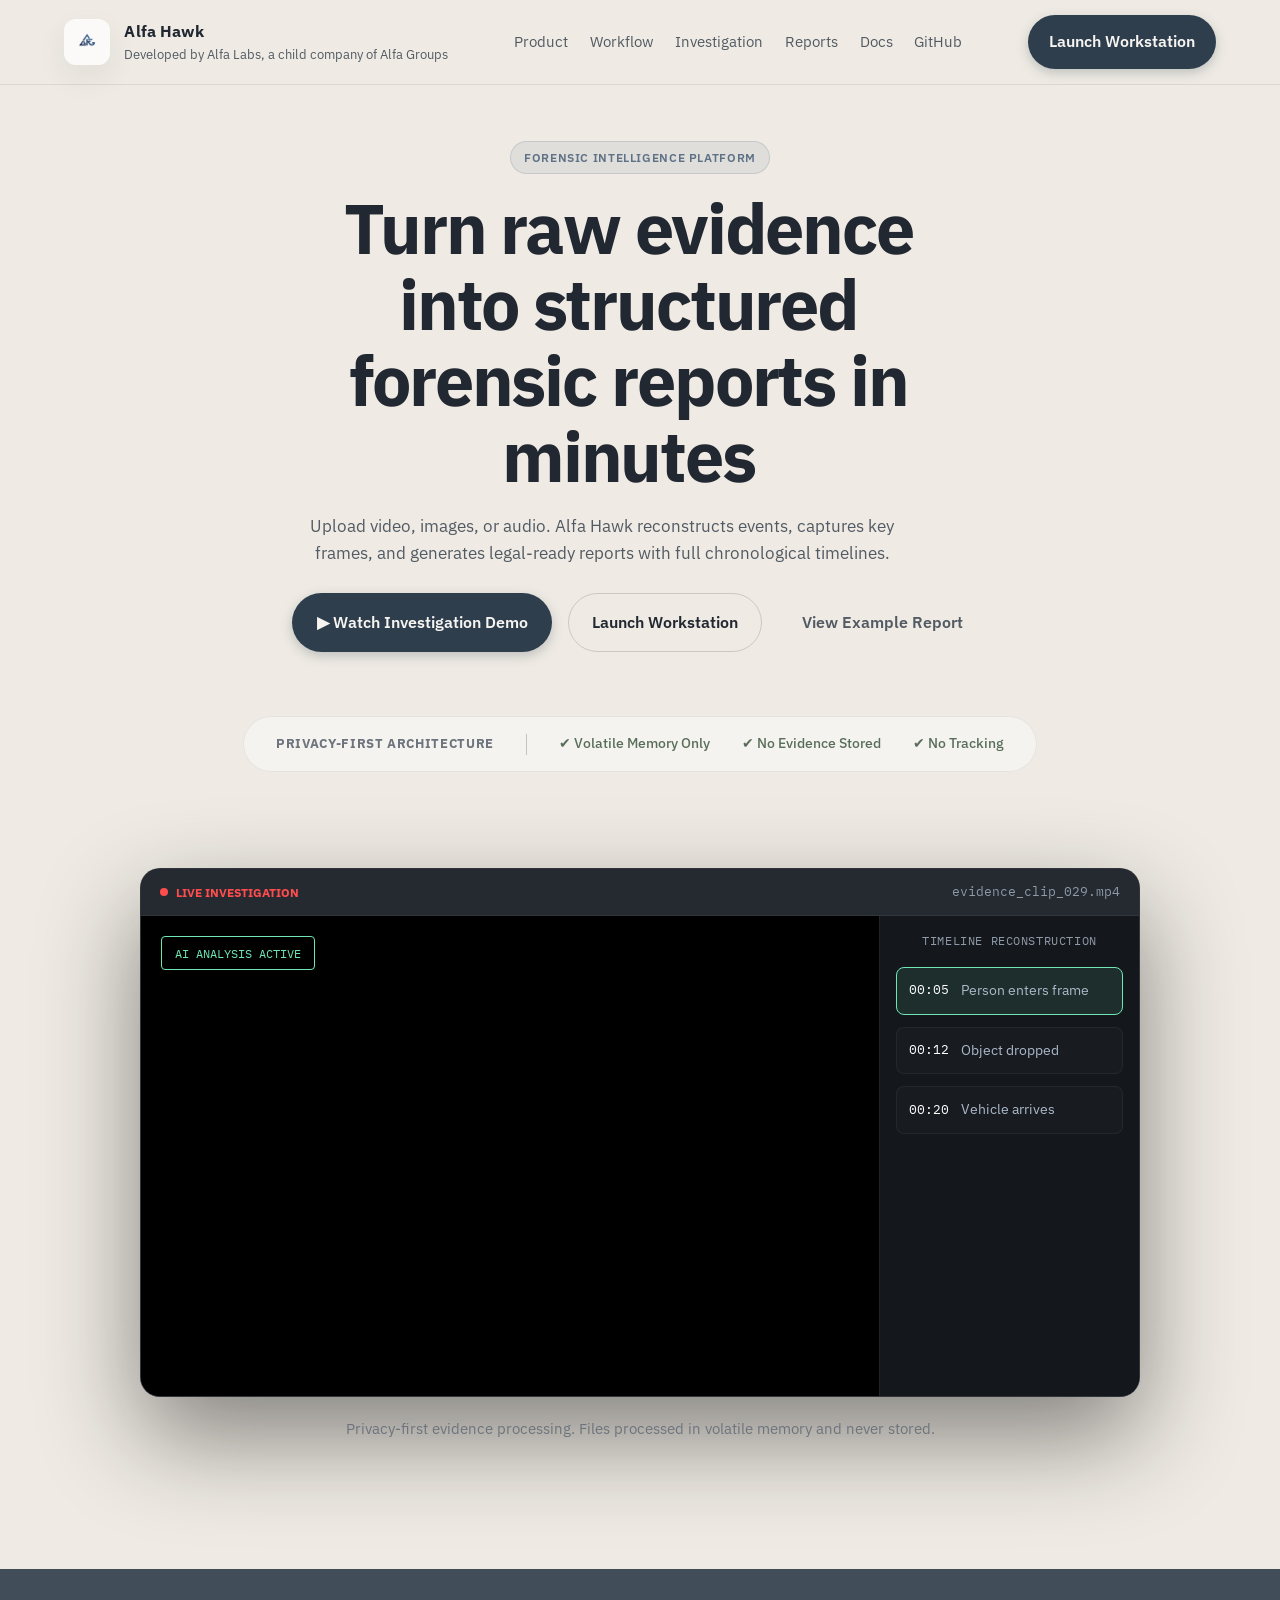
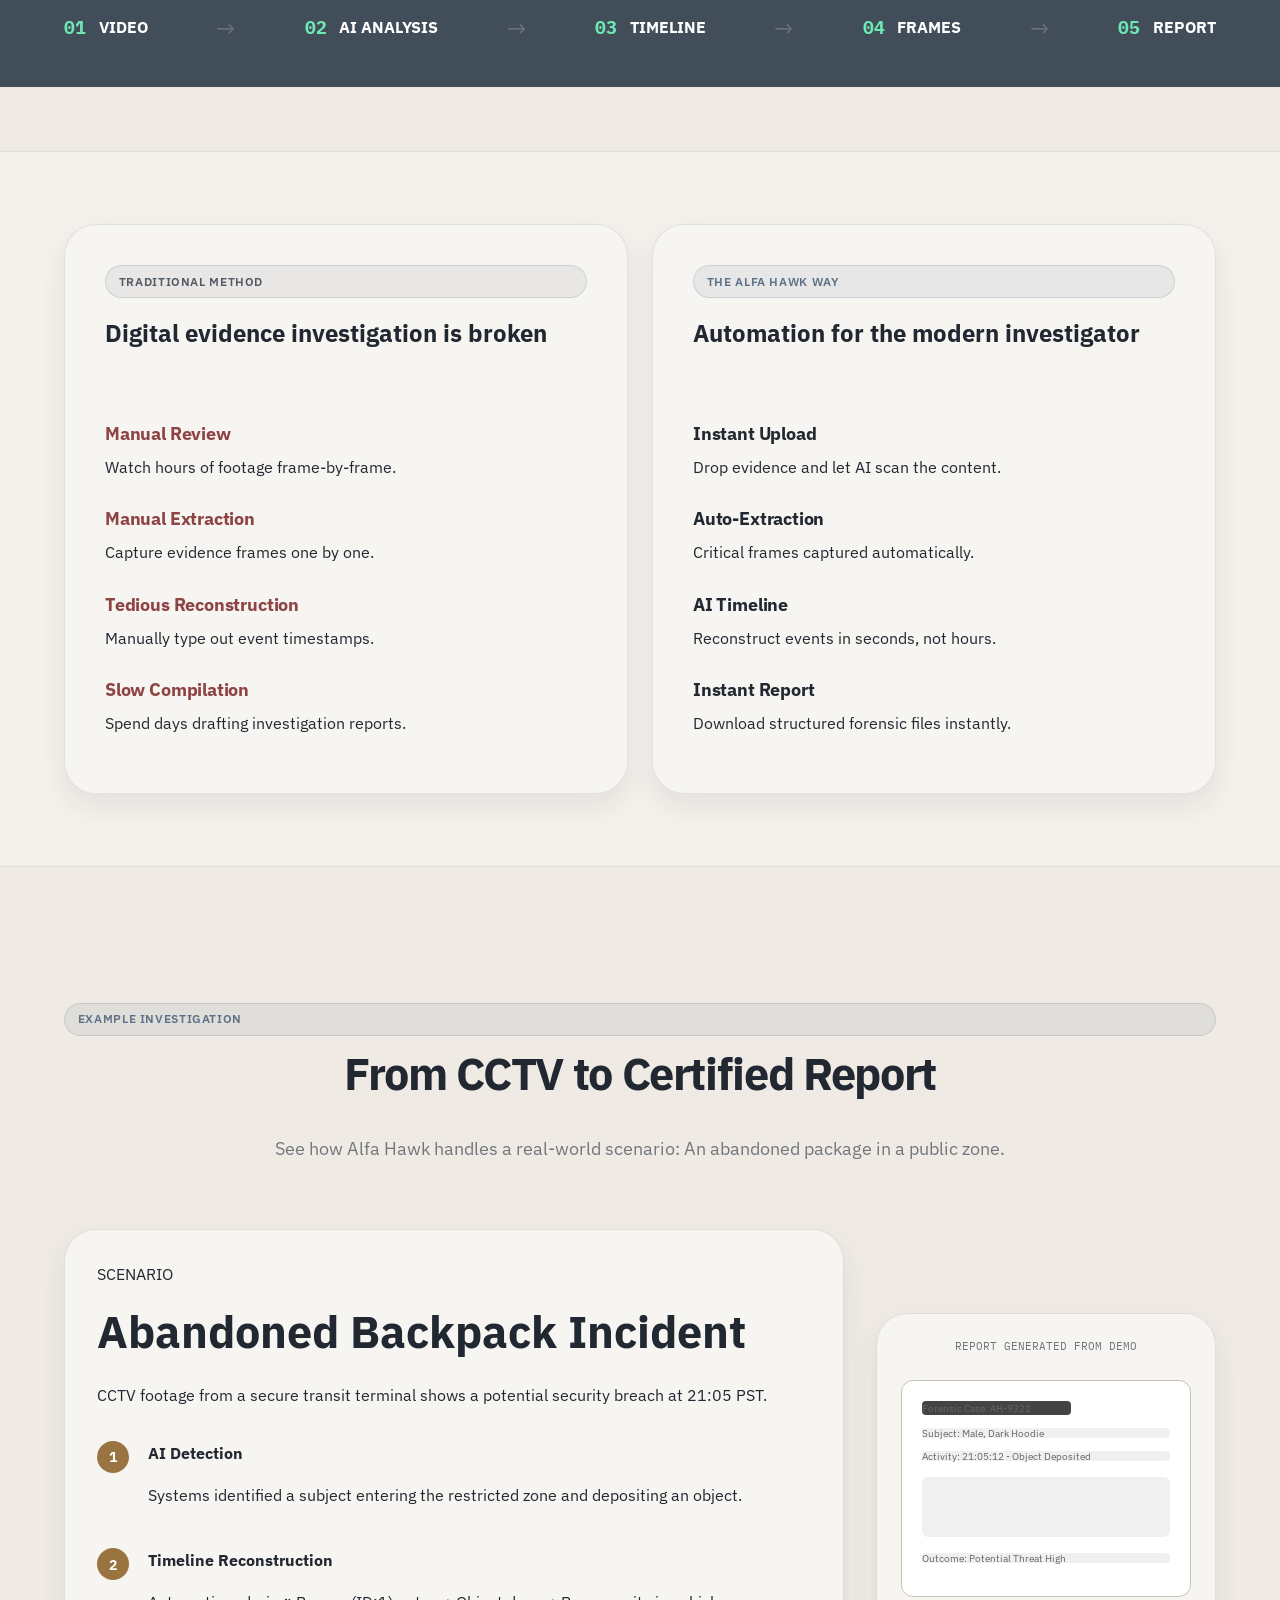
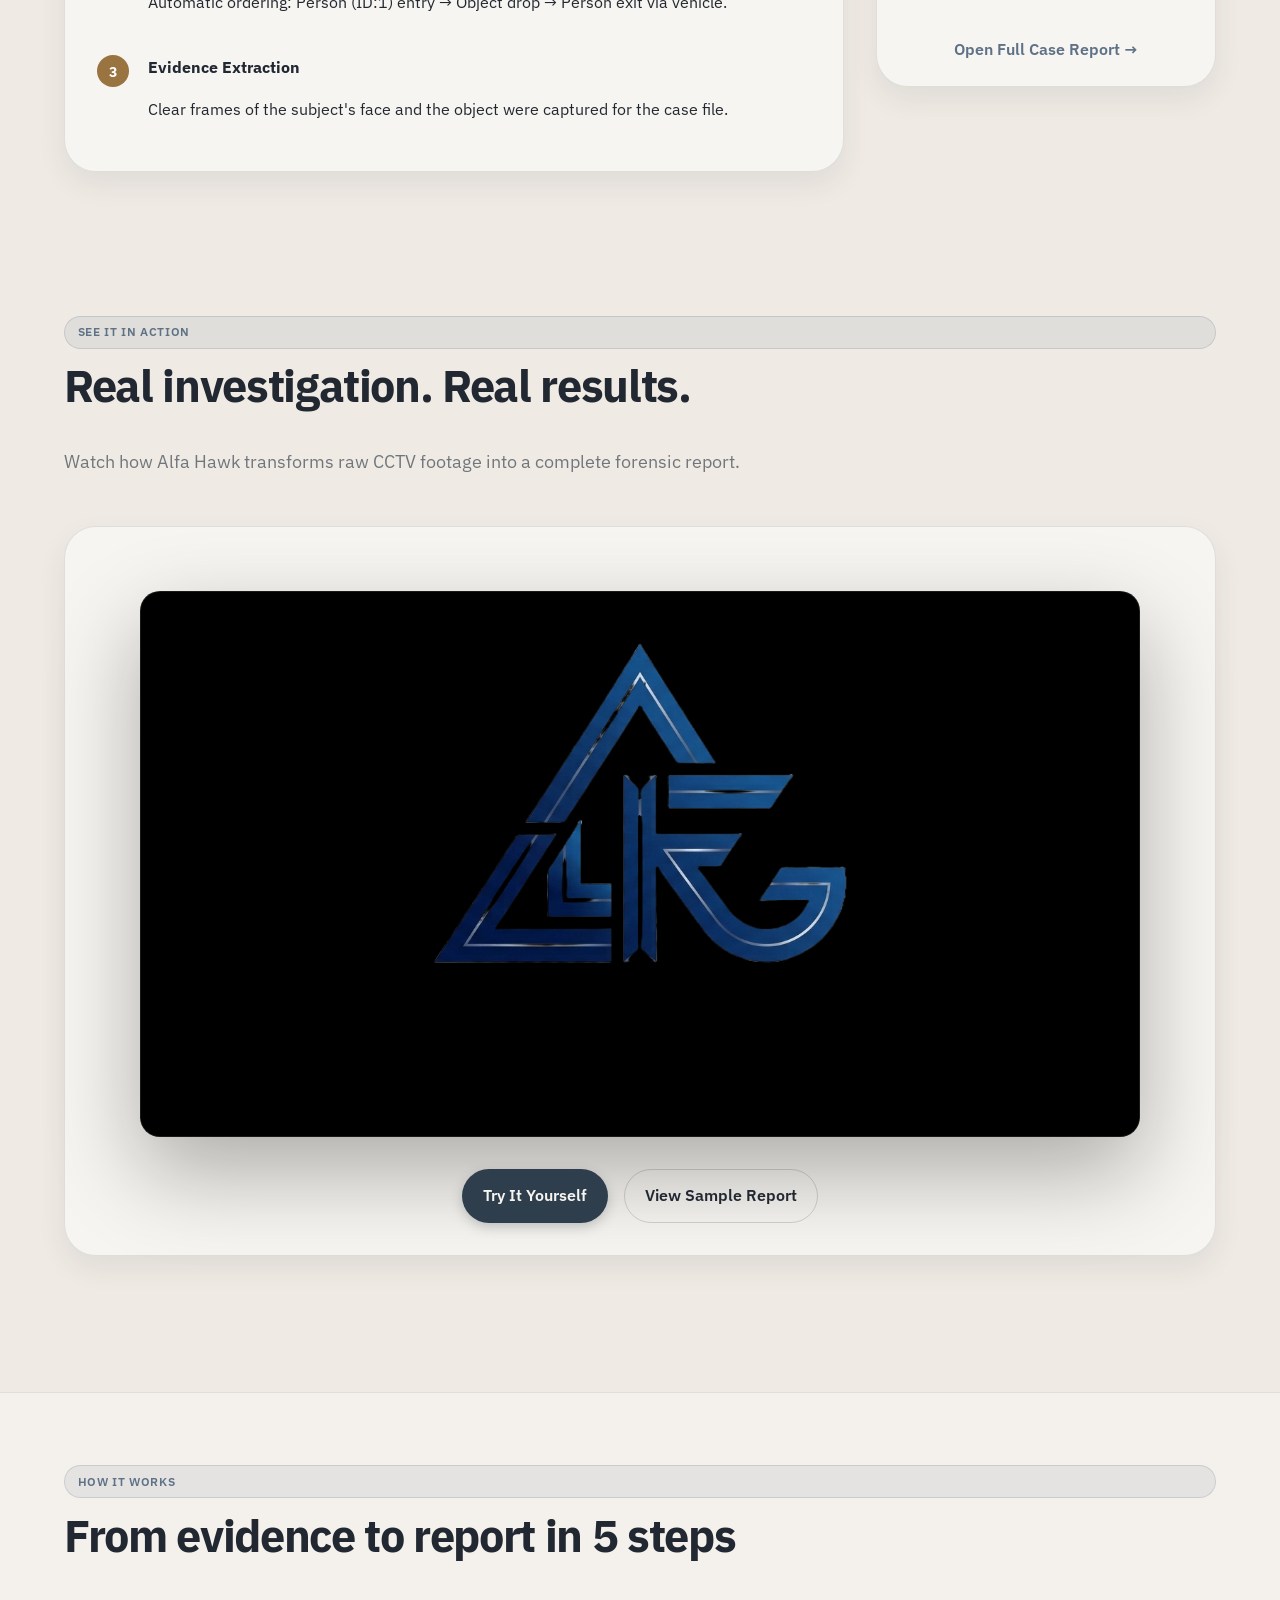
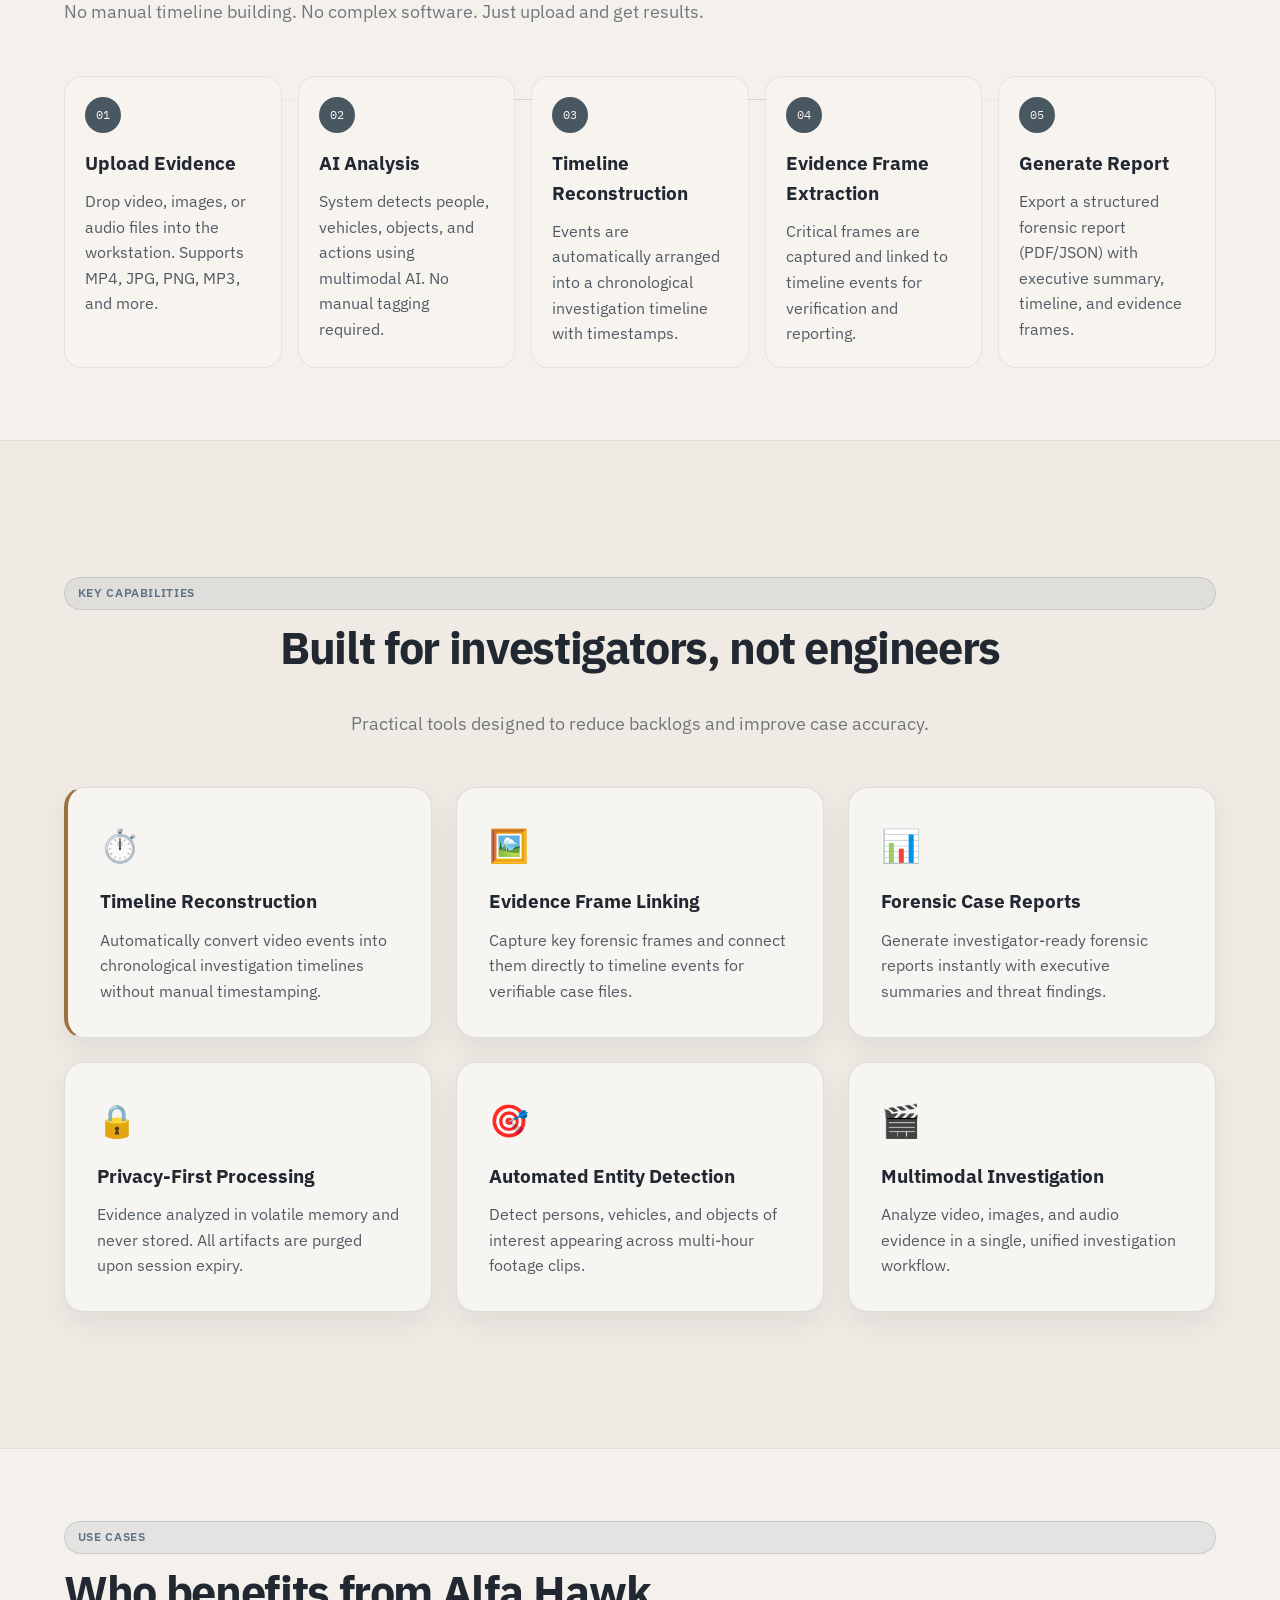
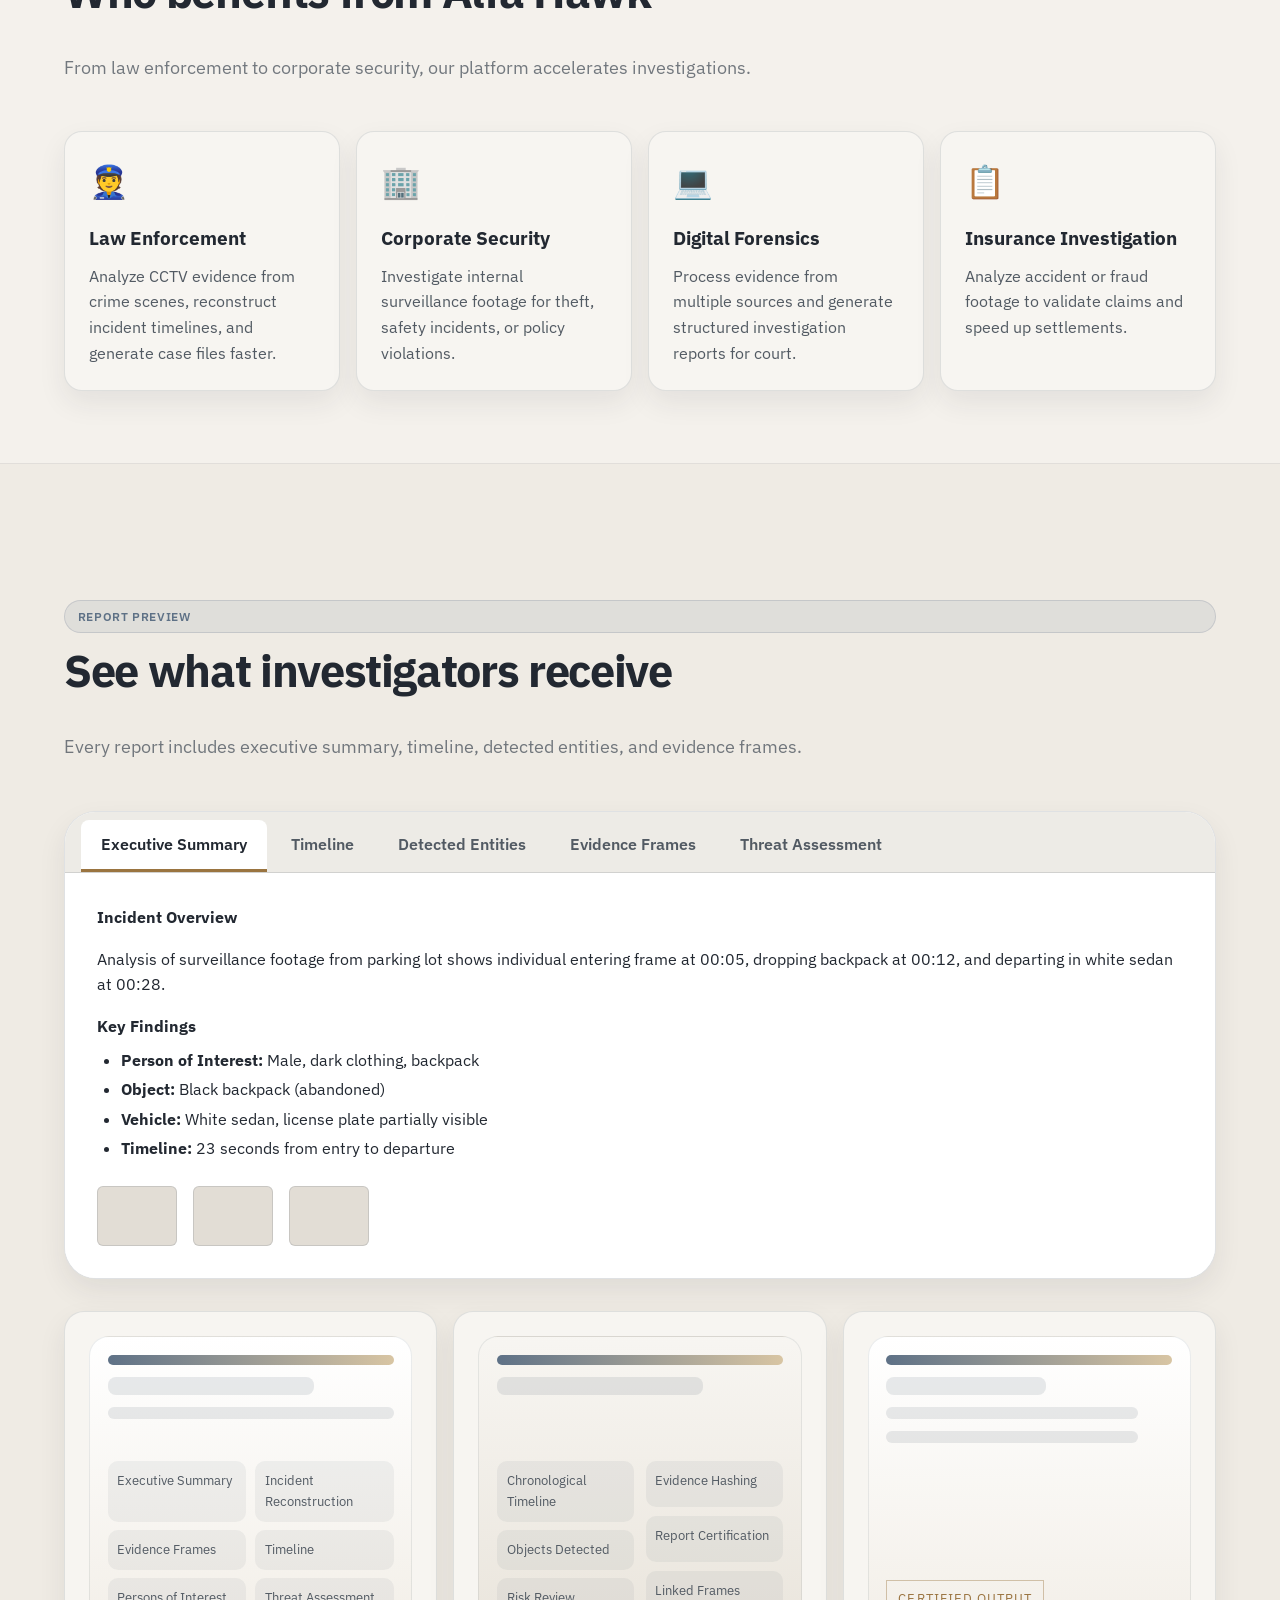
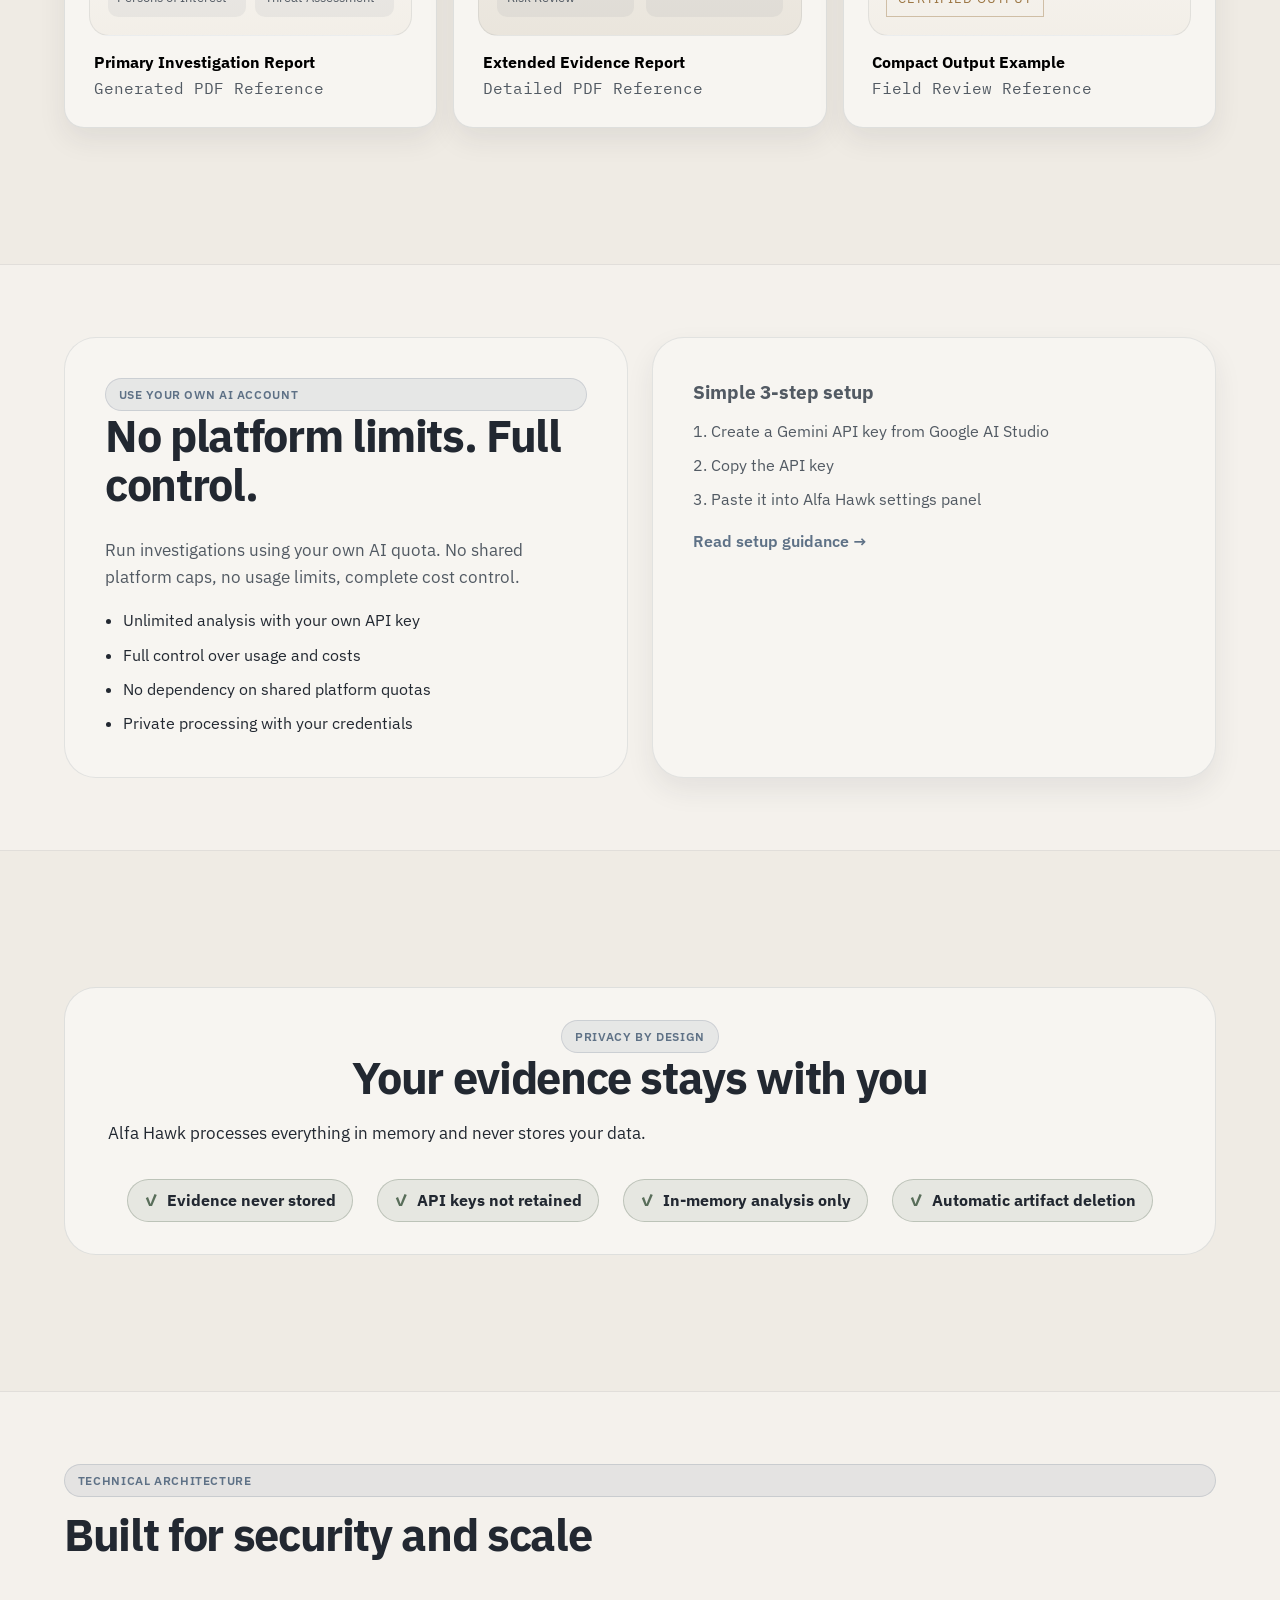
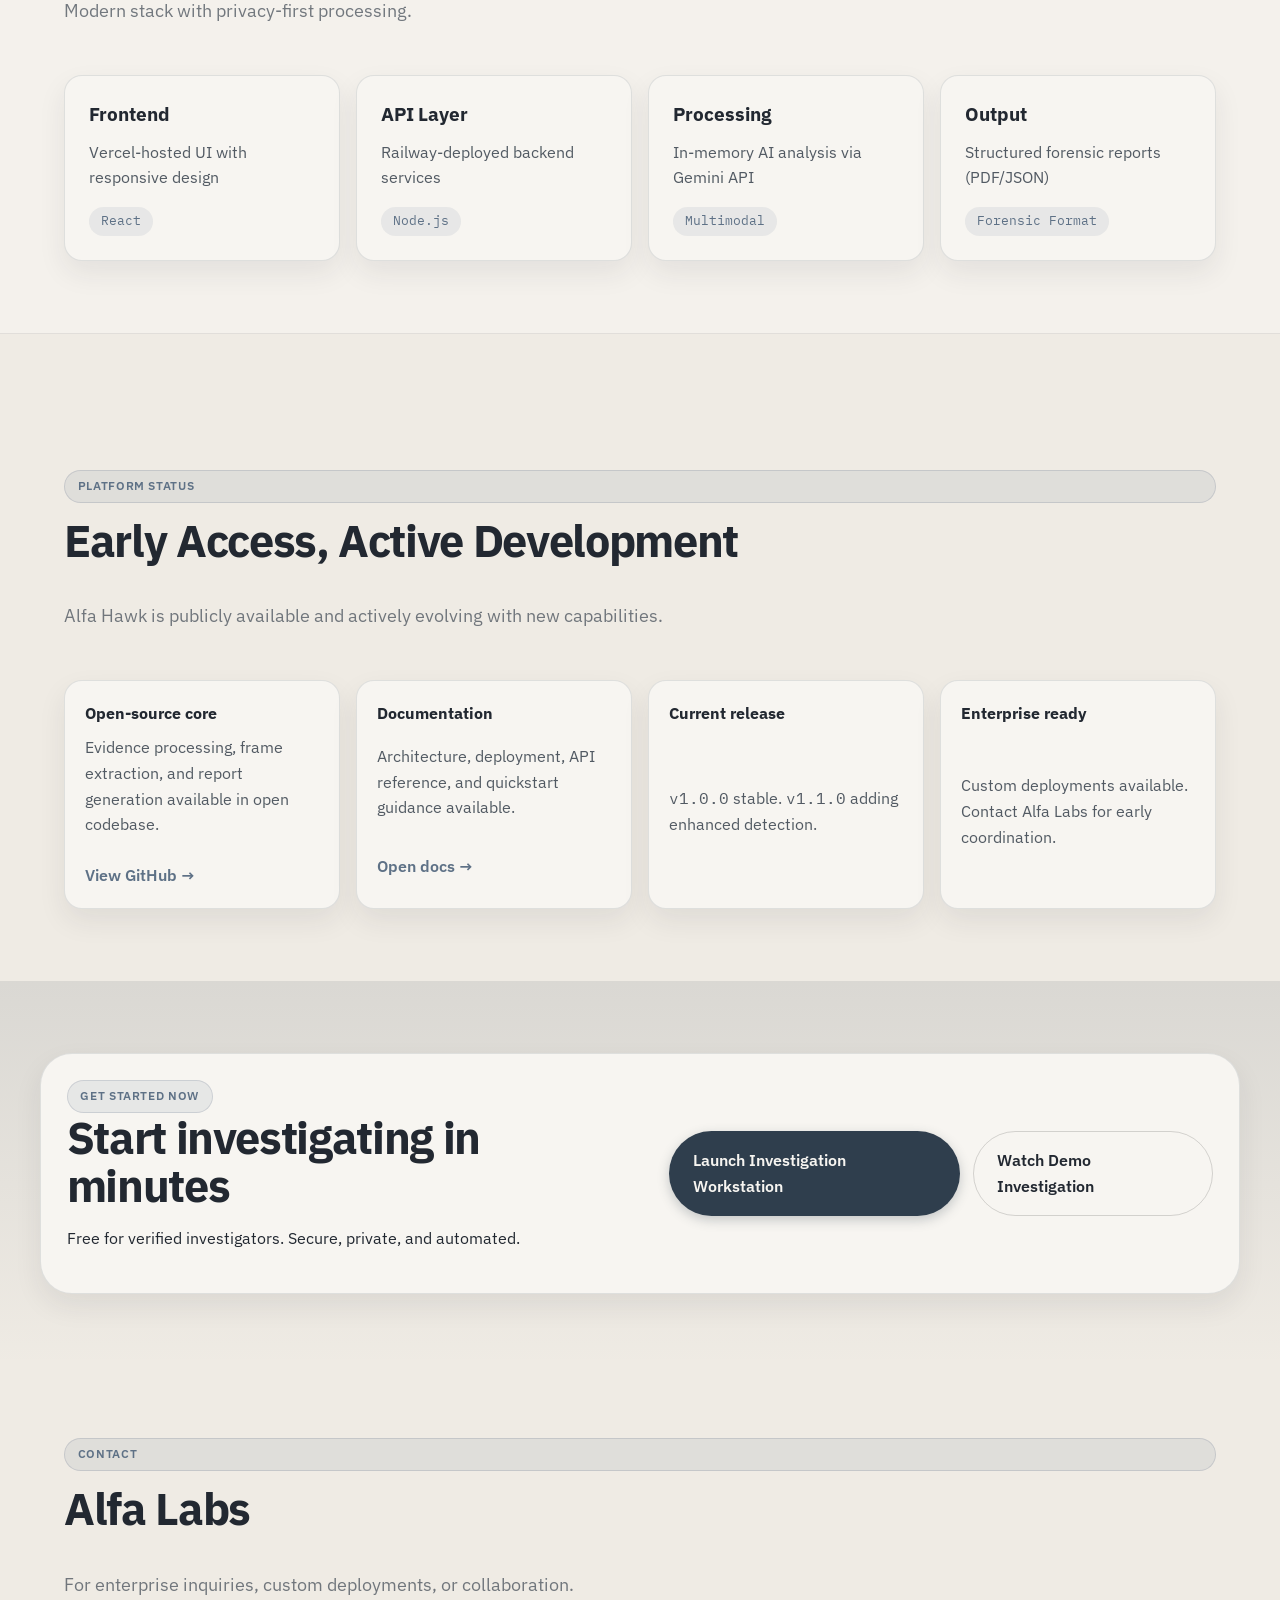
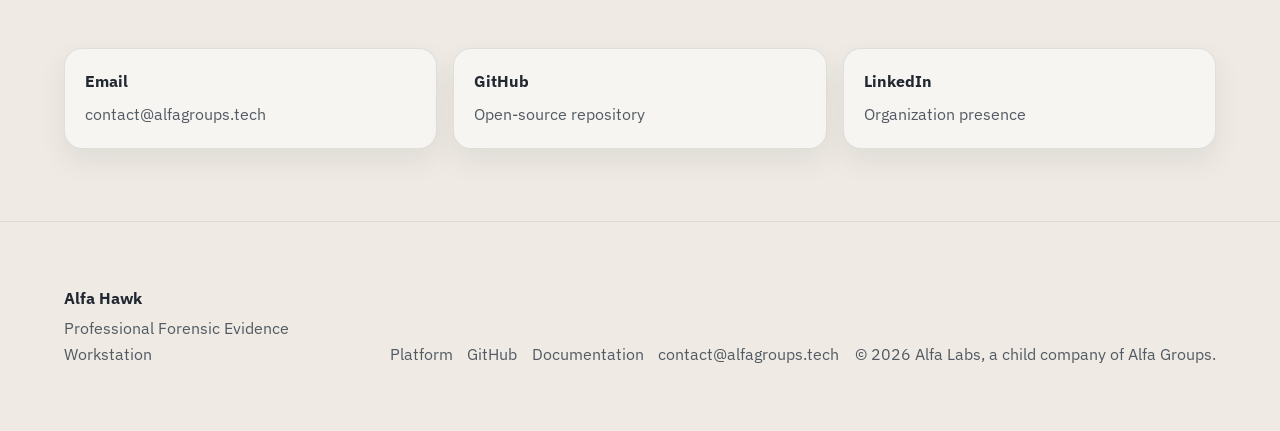
<file: product-page/index.html>
<!DOCTYPE html>
<html lang="en">

<head>
    <meta charset="UTF-8">
    <meta name="viewport" content="width=device-width, initial-scale=1.0">
    <title>Alfa Hawk | Professional Forensic Evidence Workstation</title>
    <meta name="description"
        content="Alfa Hawk is an AI-assisted forensic evidence workstation for analyzing digital evidence, reconstructing event timelines, and generating structured investigation reports.">
    <link rel="icon" type="image/png" href="assets/logo.png">
    <link rel="apple-touch-icon" href="assets/logo.png">
    <link rel="stylesheet" href="styles.css">
    <link rel="preconnect" href="https://fonts.googleapis.com">
    <link rel="preconnect" href="https://fonts.gstatic.com" crossorigin>
    <link
        href="https://fonts.googleapis.com/css2?family=IBM+Plex+Sans:wght@400;500;600;700&family=IBM+Plex+Mono:wght@400;500&display=swap"
        rel="stylesheet">
</head>

<body>
    <div class="page-shell">
        <header class="topbar" id="topbar">
            <div class="container topbar-inner">
                <a href="#hero" class="brand-mark" aria-label="Alfa Hawk home">
                    <img class="brand-emblem-image" src="assets/logo.png" alt="Alfa Hawk logo">
                    <span class="brand-copy">
                        <strong>Alfa Hawk</strong>
                        <span>Developed by Alfa Labs, a child company of Alfa Groups</span>
                    </span>
                </a>
                <nav class="topnav" id="topnav">
                    <a href="#hero">Product</a>
                    <a href="#workflow">Workflow</a>
                    <a href="#investigation">Investigation</a>
                    <a href="#reports">Reports</a>
                    <a href="../docs/system-overview.md">Docs</a>
                    <a href="https://github.com/Godwin1603/smart-evidence-writer" target="_blank">GitHub</a>
                </nav>
                <div class="topbar-actions">
                    <a class="button button-primary" href="https://app.alfagroups.tech" target="_blank"
                        rel="noopener">Launch Workstation</a>
                    <button class="nav-toggle" id="navToggle" type="button" aria-label="Toggle navigation">
                        <span></span><span></span><span></span>
                    </button>
                </div>
            </div>
        </header>

        <main>
            <!-- HERO SECTION -->
            <section class="hero hero-centered" id="hero">
                <div class="container hero-stack">
                    <div class="hero-content">
                        <div class="section-chip">Forensic Intelligence Platform</div>
                        <h1>Turn raw evidence into structured forensic reports in minutes</h1>
                        <p class="hero-summary">
                            Upload video, images, or audio. Alfa Hawk reconstructs events, captures key frames, and generates legal-ready reports with full chronological timelines.
                        </p>
                        
                        <div class="hero-actions">
                            <a class="button button-primary button-large" href="#demo-video">▶ Watch Investigation Demo</a>
                            <a class="button button-secondary button-large" href="https://app.alfagroups.tech" target="_blank">Launch Workstation</a>
                            <a class="button button-ghost button-large" href="#reports">View Example Report</a>
                        </div>
                    </div>

                    <!-- TRUST SIGNALS -->
                    <div class="trust-bar">
                        <span class="trust-label">Privacy-First Architecture</span>
                        <div class="trust-icons">
                            <div class="trust-item">✔ Volatile Memory Only</div>
                            <div class="trust-item">✔ No Evidence Stored</div>
                            <div class="trust-item">✔ No Tracking</div>
                        </div>
                    </div>

                    <!-- HERO DEMO -->
                    <div class="hero-demo-player" id="demo-video">
                        <div class="player-outer">
                            <div class="player-header">
                                <span class="player-status"><span class="pulse-dot"></span> LIVE INVESTIGATION</span>
                                <span class="player-file">evidence_clip_029.mp4</span>
                            </div>
                            <div class="player-ui">
                                <div class="player-main">
                                    <div class="demo-preview-loop">
                                        <video autoplay muted loop playsinline class="hero-video">
                                            <source src="demo.mp4" type="video/mp4">
                                            Your browser does not support the video tag.
                                        </video>
                                        <div class="preview-overlay">
                                            <div class="processing-tag">AI ANALYSIS ACTIVE</div>
                                        </div>
                                    </div>
                                    <div class="player-sidebar">
                                        <div class="sidebar-label">TIMELINE RECONSTRUCTION</div>
                                        <div class="sidebar-events">
                                            <div class="sidebar-event active">
                                                <span class="time">00:05</span>
                                                <span class="desc">Person enters frame</span>
                                            </div>
                                            <div class="sidebar-event">
                                                <span class="time">00:12</span>
                                                <span class="desc">Object dropped</span>
                                            </div>
                                            <div class="sidebar-event">
                                                <span class="time">00:20</span>
                                                <span class="desc">Vehicle arrives</span>
                                            </div>
                                        </div>
                                    </div>
                                </div>
                            </div>
                        </div>
                        <div class="player-caption">
                            Privacy-first evidence processing. Files processed in volatile memory and never stored.
                        </div>
                    </div>
                </div>
            </section>

            <!-- WORKFLOW VISUALIZATION -->
            <section class="section-workflow-bar">
                <div class="container workflow-strip">
                    <div class="strip-item">
                        <span class="num">01</span>
                        <strong>VIDEO</strong>
                    </div>
                    <div class="strip-arrow">→</div>
                    <div class="strip-item">
                        <span class="num">02</span>
                        <strong>AI ANALYSIS</strong>
                    </div>
                    <div class="strip-arrow">→</div>
                    <div class="strip-item">
                        <span class="num">03</span>
                        <strong>TIMELINE</strong>
                    </div>
                    <div class="strip-arrow">→</div>
                    <div class="strip-item">
                        <span class="num">04</span>
                        <strong>FRAMES</strong>
                    </div>
                    <div class="strip-arrow">→</div>
                    <div class="strip-item">
                        <span class="num">05</span>
                        <strong>REPORT</strong>
                    </div>
                </div>
            </section>

            <!-- CONTRAST SECTION -->
            <section class="section section-tinted" id="contrast">
                <div class="container two-column-layout">
                    <div class="comparison-block manual">
                        <div class="section-chip subtle-chip">Traditional Method</div>
                        <h2>Digital evidence investigation is broken</h2>
                        <ul class="comparison-list legacy">
                            <li>
                                <strong>Manual Review</strong>
                                <span>Watch hours of footage frame-by-frame.</span>
                            </li>
                            <li>
                                <strong>Manual Extraction</strong>
                                <span>Capture evidence frames one by one.</span>
                            </li>
                            <li>
                                <strong>Tedious Reconstruction</strong>
                                <span>Manually type out event timestamps.</span>
                            </li>
                            <li>
                                <strong>Slow Compilation</strong>
                                <span>Spend days drafting investigation reports.</span>
                            </li>
                        </ul>
                    </div>
                    <div class="comparison-block upgrade">
                        <div class="section-chip">The Alfa Hawk Way</div>
                        <h2>Automation for the modern investigator</h2>
                        <ul class="comparison-list modern">
                            <li>
                                <strong>Instant Upload</strong>
                                <span>Drop evidence and let AI scan the content.</span>
                            </li>
                            <li>
                                <strong>Auto-Extraction</strong>
                                <span>Critical frames captured automatically.</span>
                            </li>
                            <li>
                                <strong>AI Timeline</strong>
                                <span>Reconstruct events in seconds, not hours.</span>
                            </li>
                            <li>
                                <strong>Instant Report</strong>
                                <span>Download structured forensic files instantly.</span>
                            </li>
                        </ul>
                    </div>
                </div>
            </section>

            <!-- INVESTIGATION STORYTELLING -->
            <section class="section" id="investigation">
                <div class="container">
                    <div class="section-heading centered">
                        <div class="section-chip">Example Investigation</div>
                        <h2>From CCTV to Certified Report</h2>
                        <p>See how Alfa Hawk handles a real-world scenario: An abandoned package in a public zone.</p>
                    </div>

                    <div class="story-layout">
                        <div class="story-case">
                            <div class="case-header">
                                <span class="case-type">SCENARIO</span>
                                <h3>Abandoned Backpack Incident</h3>
                                <p>CCTV footage from a secure transit terminal shows a potential security breach at 21:05 PST.</p>
                            </div>
                            <div class="case-details">
                                <div class="detail-step">
                                    <span class="step-num">1</span>
                                    <div class="detail-body">
                                        <strong>AI Detection</strong>
                                        <p>Systems identified a subject entering the restricted zone and depositing an object.</p>
                                    </div>
                                </div>
                                <div class="detail-step">
                                    <span class="step-num">2</span>
                                    <div class="detail-body">
                                        <strong>Timeline Reconstruction</strong>
                                        <p>Automatic ordering: Person (ID:1) entry → Object drop → Person exit via vehicle.</p>
                                    </div>
                                </div>
                                <div class="detail-step">
                                    <span class="step-num">3</span>
                                    <div class="detail-body">
                                        <strong>Evidence Extraction</strong>
                                        <p>Clear frames of the subject's face and the object were captured for the case file.</p>
                                    </div>
                                </div>
                            </div>
                        </div>
                        <div class="story-visuals">
                            <div class="result-card">
                                <div class="result-header">REPORT GENERATED FROM DEMO</div>
                                <div class="result-preview">
                                    <div class="preview-mini-report">
                                        <div class="mini-line title">Forensic Case: AH-9321</div>
                                        <div class="mini-line">Subject: Male, Dark Hoodie</div>
                                        <div class="mini-line">Activity: 21:05:12 - Object Deposited</div>
                                        <div class="mini-frame"></div>
                                        <div class="mini-line">Outcome: Potential Threat High</div>
                                    </div>
                                </div>
                                <a href="#reports" class="inline-link">Open Full Case Report →</a>
                            </div>
                        </div>
                    </div>
                </div>
            </section>

            <!-- LIVE DEMO PREVIEW -->
            <section class="section" id="demo">
                <div class="container">
                    <div class="section-heading">
                        <div class="section-chip">See It In Action</div>
                        <h2>Real investigation. Real results.</h2>
                        <p>Watch how Alfa Hawk transforms raw CCTV footage into a complete forensic report.</p>
                    </div>
                    
                    <div class="demo-showcase">
                        <div class="demo-video-main">
                            <video controls class="main-demo-video" poster="assets/logo.png">
                                <source src="demo.mp4" type="video/mp4">
                                Your browser does not support the video tag.
                            </video>
                        </div>
                        <div class="demo-actions">
                            <a class="button button-primary" href="https://app.alfagroups.tech" target="_blank">Try It Yourself</a>
                            <a class="button button-secondary" href="https://github.com/Godwin1603/smart-evidence-writer/blob/main/examples/AlfaHawk_Forensic_Report_227594d2.pdf">View Sample Report</a>
                        </div>
                    </div>
                </div>
            </section>

            <!-- WORKFLOW SECTION -->
            <section class="section section-tinted" id="workflow">
                <div class="container">
                    <div class="section-heading">
                        <div class="section-chip">How It Works</div>
                        <h2>From evidence to report in 5 steps</h2>
                        <p>No manual timeline building. No complex software. Just upload and get results.</p>
                    </div>
                    <div class="workflow-lane">
                        <article class="workflow-step">
                            <span class="workflow-index">01</span>
                            <h3>Upload Evidence</h3>
                            <p>Drop video, images, or audio files into the workstation. Supports MP4, JPG, PNG, MP3, and more.</p>
                        </article>
                        <article class="workflow-step">
                            <span class="workflow-index">02</span>
                            <h3>AI Analysis</h3>
                            <p>System detects people, vehicles, objects, and actions using multimodal AI. No manual tagging required.</p>
                        </article>
                        <article class="workflow-step">
                            <span class="workflow-index">03</span>
                            <h3>Timeline Reconstruction</h3>
                            <p>Events are automatically arranged into a chronological investigation timeline with timestamps.</p>
                        </article>
                        <article class="workflow-step">
                            <span class="workflow-index">04</span>
                            <h3>Evidence Frame Extraction</h3>
                            <p>Critical frames are captured and linked to timeline events for verification and reporting.</p>
                        </article>
                        <article class="workflow-step">
                            <span class="workflow-index">05</span>
                            <h3>Generate Report</h3>
                            <p>Export a structured forensic report (PDF/JSON) with executive summary, timeline, and evidence frames.</p>
                        </article>
                    </div>
                </div>
            </section>

            <!-- FEATURES SECTION -->
            <section class="section" id="features">
                <div class="container">
                    <div class="section-heading centered">
                        <div class="section-chip">Key Capabilities</div>
                        <h2>Built for investigators, not engineers</h2>
                        <p>Practical tools designed to reduce backlogs and improve case accuracy.</p>
                    </div>
                    <div class="feature-grid">
                        <article class="feature-card highlight">
                            <span class="feature-icon">⏱️</span>
                            <h3>Timeline Reconstruction</h3>
                            <p>Automatically convert video events into chronological investigation timelines without manual timestamping.</p>
                        </article>
                        <article class="feature-card">
                            <span class="feature-icon">🖼️</span>
                            <h3>Evidence Frame Linking</h3>
                            <p>Capture key forensic frames and connect them directly to timeline events for verifiable case files.</p>
                        </article>
                        <article class="feature-card">
                            <span class="feature-icon">📊</span>
                            <h3>Forensic Case Reports</h3>
                            <p>Generate investigator-ready forensic reports instantly with executive summaries and threat findings.</p>
                        </article>
                        <article class="feature-card">
                            <span class="feature-icon">🔒</span>
                            <h3>Privacy-First Processing</h3>
                            <p>Evidence analyzed in volatile memory and never stored. All artifacts are purged upon session expiry.</p>
                        </article>
                        <article class="feature-card">
                            <span class="feature-icon">🎯</span>
                            <h3>Automated Entity Detection</h3>
                            <p>Detect persons, vehicles, and objects of interest appearing across multi-hour footage clips.</p>
                        </article>
                        <article class="feature-card">
                            <span class="feature-icon">🎬</span>
                            <h3>Multimodal Investigation</h3>
                            <p>Analyze video, images, and audio evidence in a single, unified investigation workflow.</p>
                        </article>
                    </div>
                </div>
            </section>

            <!-- USE CASES SECTION -->
            <section class="section section-tinted" id="use-cases">
                <div class="container">
                    <div class="section-heading">
                        <div class="section-chip">Use Cases</div>
                        <h2>Who benefits from Alfa Hawk</h2>
                        <p>From law enforcement to corporate security, our platform accelerates investigations.</p>
                    </div>
                    <div class="usecase-grid">
                        <article class="usecase-card">
                            <div class="usecase-icon">👮</div>
                            <h3>Law Enforcement</h3>
                            <p>Analyze CCTV evidence from crime scenes, reconstruct incident timelines, and generate case files faster.</p>
                        </article>
                        <article class="usecase-card">
                            <div class="usecase-icon">🏢</div>
                            <h3>Corporate Security</h3>
                            <p>Investigate internal surveillance footage for theft, safety incidents, or policy violations.</p>
                        </article>
                        <article class="usecase-card">
                            <div class="usecase-icon">💻</div>
                            <h3>Digital Forensics</h3>
                            <p>Process evidence from multiple sources and generate structured investigation reports for court.</p>
                        </article>
                        <article class="usecase-card">
                            <div class="usecase-icon">📋</div>
                            <h3>Insurance Investigation</h3>
                            <p>Analyze accident or fraud footage to validate claims and speed up settlements.</p>
                        </article>
                    </div>
                </div>
            </section>

            <!-- REPORTS SECTION -->
            <section class="section" id="reports">
                <div class="container">
                    <div class="section-heading">
                        <div class="section-chip">Report Preview</div>
                        <h2>See what investigators receive</h2>
                        <p>Every report includes executive summary, timeline, detected entities, and evidence frames.</p>
                    </div>
                    
                    <!-- REAL REPORT PREVIEW -->
                    <div class="real-report-preview">
                        <div class="report-tabs">
                            <button class="tab-button active">Executive Summary</button>
                            <button class="tab-button">Timeline</button>
                            <button class="tab-button">Detected Entities</button>
                            <button class="tab-button">Evidence Frames</button>
                            <button class="tab-button">Threat Assessment</button>
                        </div>
                        <div class="report-content-preview">
                            <div class="preview-section">
                                <h4>Incident Overview</h4>
                                <p>Analysis of surveillance footage from parking lot shows individual entering frame at 00:05, dropping backpack at 00:12, and departing in white sedan at 00:28.</p>
                                
                                <h4>Key Findings</h4>
                                <ul>
                                    <li><strong>Person of Interest:</strong> Male, dark clothing, backpack</li>
                                    <li><strong>Object:</strong> Black backpack (abandoned)</li>
                                    <li><strong>Vehicle:</strong> White sedan, license plate partially visible</li>
                                    <li><strong>Timeline:</strong> 23 seconds from entry to departure</li>
                                </ul>
                                
                                <div class="preview-frames">
                                    <div class="frame-thumb"></div>
                                    <div class="frame-thumb"></div>
                                    <div class="frame-thumb"></div>
                                </div>
                            </div>
                        </div>
                    </div>

                    <div class="report-gallery">
                        <button class="report-card" type="button" data-report-src="../examples/AlfaHawk_Forensic_Report_227594d2.pdf"
                            data-report-title="Alfa Hawk Forensic Report" data-report-file="AlfaHawk_Forensic_Report_227594d2.pdf">
                            <div class="report-preview-sheet">
                                <div class="preview-bar"></div>
                                <div class="preview-block preview-title"></div>
                                <div class="preview-block preview-line wide"></div>
                                <div class="preview-grid">
                                    <span>Executive Summary</span>
                                    <span>Incident Reconstruction</span>
                                    <span>Evidence Frames</span>
                                    <span>Timeline</span>
                                    <span>Persons of Interest</span>
                                    <span>Threat Assessment</span>
                                </div>
                            </div>
                            <div class="report-card-meta">
                                <strong>Primary Investigation Report</strong>
                                <span class="mono">Generated PDF Reference</span>
                            </div>
                        </button>

                        <button class="report-card" type="button" data-report-src="../examples/Forensic_Report_5af81eae.pdf"
                            data-report-title="Forensic Report Reference" data-report-file="Forensic_Report_5af81eae.pdf">
                            <div class="report-preview-sheet alternate">
                                <div class="preview-bar"></div>
                                <div class="preview-block preview-title"></div>
                                <div class="preview-columns">
                                    <div class="preview-column">
                                        <span>Chronological Timeline</span>
                                        <span>Objects Detected</span>
                                        <span>Risk Review</span>
                                    </div>
                                    <div class="preview-column">
                                        <span>Evidence Hashing</span>
                                        <span>Report Certification</span>
                                        <span>Linked Frames</span>
                                    </div>
                                </div>
                            </div>
                            <div class="report-card-meta">
                                <strong>Extended Evidence Report</strong>
                                <span class="mono">Detailed PDF Reference</span>
                            </div>
                        </button>

                        <button class="report-card" type="button" data-report-src="../examples/Evidence_Report_ (5).pdf"
                            data-report-title="Compact Evidence Report" data-report-file="Evidence_Report_ (5).pdf">
                            <div class="report-preview-sheet compact">
                                <div class="preview-bar"></div>
                                <div class="preview-block preview-title short"></div>
                                <div class="preview-block preview-line"></div>
                                <div class="preview-block preview-line"></div>
                                <div class="preview-stamp">CERTIFIED OUTPUT</div>
                            </div>
                            <div class="report-card-meta">
                                <strong>Compact Output Example</strong>
                                <span class="mono">Field Review Reference</span>
                            </div>
                        </button>
                    </div>
                </div>
            </section>

            <!-- BYO KEY SECTION -->
            <section class="section section-tinted" id="byo-key">
                <div class="container two-column-layout">
                    <div class="copy-block">
                        <div class="section-chip">Use Your Own AI Account</div>
                        <h2>No platform limits. Full control.</h2>
                        <p class="statement">
                            Run investigations using your own AI quota. No shared platform caps, no usage limits, complete cost control.
                        </p>
                        <ul class="bullet-list">
                            <li>Unlimited analysis with your own API key</li>
                            <li>Full control over usage and costs</li>
                            <li>No dependency on shared platform quotas</li>
                            <li>Private processing with your credentials</li>
                        </ul>
                    </div>
                    <div class="instruction-panel">
                        <h3>Simple 3-step setup</h3>
                        <ol class="number-list">
                            <li>Create a Gemini API key from Google AI Studio</li>
                            <li>Copy the API key</li>
                            <li>Paste it into Alfa Hawk settings panel</li>
                        </ol>
                        <a class="inline-link" href="https://github.com/Godwin1603/smart-evidence-writer/blob/main/docs/quickstart.md">Read setup guidance →</a>
                    </div>
                </div>
            </section>

            <!-- PRIVACY SECTION -->
            <section class="section" id="privacy">
                <div class="container">
                    <div class="privacy-showcase">
                        <div class="privacy-header">
                            <div class="section-chip">Privacy By Design</div>
                            <h2>Your evidence stays with you</h2>
                            <p class="statement">Alfa Hawk processes everything in memory and never stores your data.</p>
                        </div>
                        <div class="privacy-badges">
                            <div class="privacy-badge">
                                <span class="badge-icon">✓</span>
                                <strong>Evidence never stored</strong>
                            </div>
                            <div class="privacy-badge">
                                <span class="badge-icon">✓</span>
                                <strong>API keys not retained</strong>
                            </div>
                            <div class="privacy-badge">
                                <span class="badge-icon">✓</span>
                                <strong>In-memory analysis only</strong>
                            </div>
                            <div class="privacy-badge">
                                <span class="badge-icon">✓</span>
                                <strong>Automatic artifact deletion</strong>
                            </div>
                        </div>
                    </div>
                </div>
            </section>

            <!-- TECHNICAL ARCHITECTURE -->
            <section class="section section-tinted" id="architecture">
                <div class="container">
                    <div class="section-heading">
                        <div class="section-chip">Technical Architecture</div>
                        <h2>Built for security and scale</h2>
                        <p>Modern stack with privacy-first processing.</p>
                    </div>
                    <div class="arch-grid">
                        <div class="arch-card">
                            <h3>Frontend</h3>
                            <p>Vercel-hosted UI with responsive design</p>
                            <span class="arch-tag">React</span>
                        </div>
                        <div class="arch-card">
                            <h3>API Layer</h3>
                            <p>Railway-deployed backend services</p>
                            <span class="arch-tag">Node.js</span>
                        </div>
                        <div class="arch-card">
                            <h3>Processing</h3>
                            <p>In-memory AI analysis via Gemini API</p>
                            <span class="arch-tag">Multimodal</span>
                        </div>
                        <div class="arch-card">
                            <h3>Output</h3>
                            <p>Structured forensic reports (PDF/JSON)</p>
                            <span class="arch-tag">Forensic Format</span>
                        </div>
                    </div>
                </div>
            </section>

            <!-- PLATFORM NOTES -->
            <section class="section" id="platform-notes">
                <div class="container">
                    <div class="section-heading">
                        <div class="section-chip">Platform Status</div>
                        <h2>Early Access, Active Development</h2>
                        <p>Alfa Hawk is publicly available and actively evolving with new capabilities.</p>
                    </div>
                    <div class="doc-grid platform-grid">
                        <article class="doc-card">
                            <strong>Open-source core</strong>
                            <span>Evidence processing, frame extraction, and report generation available in open codebase.</span>
                            <a class="inline-link" href="https://github.com/Godwin1603/smart-evidence-writer" target="_blank" rel="noopener">View GitHub →</a>
                        </article>
                        <article class="doc-card">
                            <strong>Documentation</strong>
                            <span>Architecture, deployment, API reference, and quickstart guidance available.</span>
                            <a class="inline-link" href="https://github.com/Godwin1603/smart-evidence-writer/blob/main/docs/architecture.md">Open docs →</a>
                        </article>
                        <article class="doc-card">
                            <strong>Current release</strong>
                            <span><span class="mono">v1.0.0</span> stable. <span class="mono">v1.1.0</span> adding enhanced detection.</span>
                        </article>
                        <article class="doc-card">
                            <strong>Enterprise ready</strong>
                            <span>Custom deployments available. Contact Alfa Labs for early coordination.</span>
                        </article>
                    </div>
                </div>
            </section>

            <!-- ACCESS CTA -->
            <section class="section section-access" id="access">
                <div class="container access-block">
                    <div>
                        <div class="section-chip">Get Started Now</div>
                        <h2>Start investigating in minutes</h2>
                        <p>Free for verified investigators. Secure, private, and automated.</p>
                    </div>
                    <div class="access-actions">
                        <a class="button button-primary button-large" href="https://app.alfagroups.tech" target="_blank"
                            rel="noopener">Launch Investigation Workstation</a>
                        <a class="button button-secondary button-large" href="#demo-video">Watch Demo Investigation</a>
                    </div>
                </div>
            </section>

            <!-- CONTACT SECTION -->
            <section class="section" id="contact">
                <div class="container">
                    <div class="section-heading">
                        <div class="section-chip">Contact</div>
                        <h2>Alfa Labs</h2>
                        <p>For enterprise inquiries, custom deployments, or collaboration.</p>
                    </div>
                    <div class="contact-grid">
                        <a class="contact-card" href="mailto:contact@alfagroups.tech">
                            <strong>Email</strong>
                            <span>contact@alfagroups.tech</span>
                        </a>
                        <a class="contact-card" href="https://github.com/Godwin1603/smart-evidence-writer" target="_blank"
                            rel="noopener">
                            <strong>GitHub</strong>
                            <span>Open-source repository</span>
                        </a>
                        <a class="contact-card" href="https://www.linkedin.com" target="_blank" rel="noopener">
                            <strong>LinkedIn</strong>
                            <span>Organization presence</span>
                        </a>
                    </div>
                </div>
            </section>
        </main>

        <footer class="footer">
            <div class="container footer-grid">
                <div>
                    <strong>Alfa Hawk</strong>
                    <p>Professional Forensic Evidence Workstation</p>
                </div>
                <div class="footer-links">
                    <a href="https://app.alfagroups.tech" target="_blank" rel="noopener">Platform</a>
                    <a href="https://github.com/Godwin1603/smart-evidence-writer" target="_blank" rel="noopener">GitHub</a>
                    <a href="../docs/system-overview.md">Documentation</a>
                    <a href="mailto:contact@alfagroups.tech">contact@alfagroups.tech</a>
                </div>
                <div class="footer-copy">
                    <span>&copy; 2026 Alfa Labs, a child company of Alfa Groups.</span>
                </div>
            </div>
        </footer>
    </div>

    <!-- REPORT MODAL -->
    <div class="report-modal" id="reportModal" aria-hidden="true">
        <div class="report-modal-backdrop" data-close-modal="true"></div>
        <div class="report-modal-dialog" role="dialog" aria-modal="true" aria-labelledby="reportModalTitle">
            <div class="report-modal-header">
                <div>
                    <span class="section-chip subtle-chip">Report Viewer</span>
                    <h3 id="reportModalTitle">Example Report</h3>
                    <p id="reportModalFile" class="mono">report.pdf</p>
                </div>
                <button class="modal-close" id="modalClose" type="button" aria-label="Close report viewer">&times;</button>
            </div>
            <div class="report-modal-body">
                <iframe id="reportFrame" title="Report preview" loading="lazy"></iframe>
            </div>
        </div>
    </div>

    <script src="script.js"></script>
</body>

</html>
</file>
<file: product-page/styles.css>
:root {
    --bg-main: #565d66;
    --bg-soft: #ece8df;
    --bg-panel: #f7f5f1;
    --bg-panel-strong: #e2ddd5;
    --bg-ink: #3f474f;
    --text-main: #222831;
    --text-soft: #525a63;
    --text-faint: #6d747d;
    --line: #c8c2b7;
    --line-strong: #9ca4ac;
    --accent: #9a7440;
    --accent-soft: #d8c5a3;
    --accent-blue: #5e7186;
    --accent-green: #596e5a;
    --success: #596e5a;
    --shadow-soft: 0 18px 50px rgba(25, 34, 44, 0.12);
    --shadow-card: 0 12px 28px rgba(34, 40, 49, 0.08);
    --radius-sm: 10px;
    --radius-md: 18px;
    --radius-lg: 32px;
    --container: 1200px;
    --font-sans: "IBM Plex Sans", sans-serif;
    --font-mono: "IBM Plex Mono", monospace;
}

*,
*::before,
*::after {
    box-sizing: border-box;
}

html {
    scroll-behavior: smooth;
}

body {
    margin: 0;
    font-family: var(--font-sans);
    color: var(--text-main);
    background: #efebe4;
    line-height: 1.6;
}

body.modal-open {
    overflow: hidden;
}

a {
    color: inherit;
    text-decoration: none;
}

button,
input,
textarea,
select {
    font: inherit;
}

.page-shell {
    min-height: 100vh;
}

.container {
    max-width: var(--container);
    margin: 0 auto;
    padding: 0 24px;
}

/* Topbar */
.topbar {
    position: sticky;
    top: 0;
    z-index: 30;
    background: rgba(239, 235, 228, 0.95);
    backdrop-filter: blur(18px);
    border-bottom: 1px solid rgba(86, 93, 102, 0.14);
}

.topbar-inner {
    display: flex;
    align-items: center;
    justify-content: space-between;
    gap: 1.5rem;
    min-height: 84px;
}

.brand-mark {
    display: flex;
    align-items: center;
    gap: 0.9rem;
    min-width: 0;
}

.brand-emblem-image {
    width: 46px;
    height: 46px;
    object-fit: contain;
    border-radius: 12px;
    background: rgba(255, 255, 255, 0.76);
    padding: 4px;
    box-shadow: var(--shadow-card);
}

.brand-copy {
    display: flex;
    flex-direction: column;
    gap: 0.08rem;
}

.brand-copy strong {
    font-size: 0.98rem;
    letter-spacing: 0.01em;
}

.brand-copy span {
    color: var(--text-soft);
    font-size: 0.8rem;
}

.topnav {
    display: flex;
    align-items: center;
    gap: 1.35rem;
    color: var(--text-soft);
    font-size: 0.94rem;
}

.topnav a:hover,
.footer-links a:hover,
.doc-card:hover strong,
.inline-link:hover {
    color: var(--accent);
}

.topbar-actions {
    display: flex;
    align-items: center;
    gap: 0.8rem;
}

/* Buttons */
.button {
    display: inline-flex;
    align-items: center;
    justify-content: center;
    gap: 0.4rem;
    padding: 0.82rem 1.25rem;
    border-radius: 999px;
    border: 1px solid transparent;
    font-weight: 600;
    transition: transform 180ms ease, box-shadow 180ms ease, background-color 180ms ease, border-color 180ms ease;
    cursor: pointer;
}

.button:hover {
    transform: translateY(-1px);
}

.button-primary {
    background: #2f3e4d;
    color: #f7f5f1;
    box-shadow: 0 4px 12px rgba(47, 62, 77, 0.25);
}

.button-primary:hover {
    background: #25313d;
    transform: translateY(-2px);
    box-shadow: 0 6px 16px rgba(47, 62, 77, 0.35);
}

.button-secondary {
    background: transparent;
    border-color: rgba(0, 0, 0, 0.15);
    color: var(--text-main);
}

.button-secondary:hover {
    background: rgba(0, 0, 0, 0.03);
    border-color: rgba(0, 0, 0, 0.3);
}

.button-ghost {
    background: transparent;
    border-color: transparent;
    color: var(--text-soft);
}

.button-ghost:hover {
    background: rgba(0, 0, 0, 0.05);
    color: var(--text-main);
}

.button-large {
    padding: 1rem 1.45rem;
}

.nav-toggle {
    display: none;
    width: 42px;
    height: 42px;
    border: 1px solid rgba(86, 93, 102, 0.16);
    background: rgba(247, 245, 241, 0.7);
    border-radius: 12px;
    align-items: center;
    justify-content: center;
    flex-direction: column;
    gap: 4px;
    cursor: pointer;
}

.nav-toggle span {
    width: 18px;
    height: 2px;
    background: var(--text-main);
}

/* Hero Section */
.hero {
    padding: 3.5rem 0 4rem;
}

.hero-grid {
    display: grid;
    grid-template-columns: minmax(0, 1.2fr) minmax(320px, 0.9fr);
    gap: 2rem;
    align-items: stretch;
}

.hero-copy,
.hero-panel,
.feature-card,
.report-card,
.instruction-panel,
.detail-panel,
.info-panel,
.doc-card,
.contact-card,
.release-item,
.access-block,
.problem-block,
.solution-block,
.usecase-card,
.arch-card,
.comparison-block,
.story-case,
.result-card {
    background: var(--bg-panel);
    border: 1px solid rgba(95, 107, 118, 0.16);
    box-shadow: var(--shadow-card);
}

/* Stacking and Centering */
.hero-centered {
    text-align: center;
}

.hero-stack {
    display: flex;
    flex-direction: column;
    align-items: center;
    gap: 3rem;
}

.hero-copy {
    position: relative;
    overflow: hidden;
}

.hero-copy::before {
    content: "";
    position: absolute;
    inset: 0;
    background-image:
        linear-gradient(rgba(87, 96, 106, 0.06) 1px, transparent 1px),
        linear-gradient(90deg, rgba(87, 96, 106, 0.06) 1px, transparent 1px);
    background-size: 30px 30px;
    mask-image: linear-gradient(180deg, rgba(0, 0, 0, 0.75), transparent);
    pointer-events: none;
}

.hero-copy > * {
    position: relative;
}

.section-chip,
.subtle-chip {
    display: inline-flex;
    align-items: center;
    gap: 0.4rem;
    min-height: 32px;
    padding: 0.35rem 0.8rem;
    border-radius: 999px;
    border: 1px solid rgba(94, 113, 134, 0.2);
    background: rgba(94, 113, 134, 0.1);
    color: var(--accent-blue);
    font-size: 0.78rem;
    letter-spacing: 0.05em;
    text-transform: uppercase;
    font-weight: 600;
}

.subtle-chip {
    background: rgba(65, 78, 89, 0.08);
    color: var(--text-soft);
}

.hero h1,
.section-heading h2,
.copy-block h2,
.access-block h2,
.privacy-header h2 {
    margin: 0;
    line-height: 1.08;
    letter-spacing: -0.03em;
}

.hero h1 {
    margin-top: 1rem;
    font-size: clamp(2.5rem, 6vw, 4.4rem);
    max-width: 16ch;
    font-weight: 700;
}

.hero-summary {
    max-width: 62ch;
    margin: 1.2rem 0 1.6rem;
    color: var(--text-soft);
    font-size: 1.05rem;
}

.hero-note {
    max-width: 62ch;
    margin: -0.4rem 0 1.4rem;
    color: var(--text-faint);
    font-size: 0.92rem;
}

.hero-actions {
    display: flex;
    flex-wrap: wrap;
    gap: 1rem;
    margin-bottom: 2rem;
    justify-content: center;
}

/* Hero Demo Player */
.hero-demo-player {
    width: 100%;
    max-width: 1000px;
    margin: 3rem auto 0;
}

.player-outer {
    background: #1a1e23;
    border-radius: 20px;
    border: 1px solid rgba(255, 255, 255, 0.1);
    overflow: hidden;
    box-shadow: 0 40px 100px rgba(0, 0, 0, 0.45);
}

.player-header {
    background: #252a31;
    padding: 0.8rem 1.2rem;
    border-bottom: 1px solid rgba(255, 255, 255, 0.05);
    display: flex;
    justify-content: space-between;
    align-items: center;
}

.player-status {
    color: #ff4d4d;
    font-size: 0.75rem;
    font-weight: 700;
    display: flex;
    align-items: center;
    gap: 0.5rem;
}

.pulse-dot {
    width: 8px;
    height: 8px;
    background: #ff4d4d;
    border-radius: 50%;
    animation: blink 1.5s infinite;
}

@keyframes blink {
    0%, 100% { opacity: 1; transform: scale(1); }
    50% { opacity: 0.4; transform: scale(1.2); }
}

.player-file {
    color: #8f9aa8;
    font-family: var(--font-mono);
    font-size: 0.8rem;
}

.player-ui {
    height: 480px;
    display: flex;
}

.player-main {
    flex: 1;
    background: #000;
    position: relative;
    display: flex;
}

.demo-preview-loop {
    flex: 1;
    position: relative;
    background: #000;
    display: flex;
    align-items: center;
    justify-content: center;
    overflow: hidden;
}

.hero-video {
    width: 100%;
    height: 100%;
    object-fit: cover;
    z-index: 1;
}

.preview-overlay {
    position: absolute;
    inset: 0;
    pointer-events: none;
}

.processing-tag {
    position: absolute;
    top: 20px;
    left: 20px;
    background: rgba(0, 0, 0, 0.6);
    color: #6fe7b5;
    padding: 0.4rem 0.8rem;
    border: 1px solid #6fe7b5;
    border-radius: 4px;
    font-family: var(--font-mono);
    font-size: 0.75rem;
}

.detection-box {
    position: absolute;
    border: 2px solid #6fe7b5;
    box-shadow: 0 0 15px rgba(111, 231, 181, 0.3);
}

.detection-box.accent {
    border-color: #ffaa00;
}

.box-label {
    position: absolute;
    bottom: 100%;
    left: -2px;
    background: #6fe7b5;
    color: #000;
    font-size: 0.65rem;
    font-weight: 800;
    padding: 2px 4px;
    white-space: nowrap;
}

.player-sidebar {
    width: 260px;
    background: #14181d;
    border-left: 1px solid rgba(255, 255, 255, 0.05);
    padding: 1rem;
    display: flex;
    flex-direction: column;
}

.sidebar-label {
    color: #8f9aa8;
    font-size: 0.725rem;
    text-transform: uppercase;
    letter-spacing: 0.05em;
    margin-bottom: 1rem;
    font-family: var(--font-mono);
}

.sidebar-events {
    display: flex;
    flex-direction: column;
    gap: 0.75rem;
}

.sidebar-event {
    padding: 0.75rem;
    background: rgba(255, 255, 255, 0.02);
    border-radius: 8px;
    border: 1px solid rgba(255, 255, 255, 0.05);
    display: flex;
    align-items: center;
    gap: 0.75rem;
}

.sidebar-event.active {
    background: rgba(111, 231, 181, 0.1);
    border-color: #6fe7b5;
}

.sidebar-event .time {
    color: #fff;
    font-family: var(--font-mono);
    font-size: 0.8rem;
}

.sidebar-event .desc {
    color: #acb8c9;
    font-size: 0.85rem;
}

.player-caption {
    margin-top: 1.2rem;
    color: var(--text-faint);
    font-size: 0.95rem;
}

/* Workflow Strip */
.section-workflow-bar {
    background: #414e59;
    padding: 2.5rem 0;
    color: #fff;
    margin: 4rem 0;
}

.workflow-strip {
    display: flex;
    align-items: center;
    justify-content: space-between;
    flex-wrap: wrap;
    gap: 1rem;
}

.strip-item {
    display: flex;
    align-items: center;
    gap: 0.8rem;
}

.strip-item .num {
    font-family: var(--font-mono);
    color: #6fe7b5;
    font-size: 1.1rem;
    font-weight: 700;
}

.strip-arrow {
    font-size: 1.5rem;
    color: rgba(255, 255, 255, 0.2);
}

/* Comparison Lists */
.comparison-list {
    margin-top: 2rem;
    padding: 0;
    list-style: none;
    display: grid;
    gap: 1.5rem;
}

.comparison-list li {
    display: grid;
    gap: 0.4rem;
}

.comparison-list strong {
    font-size: 1.15rem;
    display: block;
    letter-spacing: -0.01em;
}

.legacy strong { color: #8e4444; }
.modern strong { color: var(--text-main); }

/* Storytelling Layout */
.story-layout {
    display: grid;
    grid-template-columns: 1fr 340px;
    gap: 2rem;
    margin-top: 3rem;
    align-items: center;
}

.story-case {
    padding: 2rem;
    border-radius: var(--radius-lg);
}

.case-header h3 {
    font-size: 1.8rem;
    margin: 0.5rem 0 1rem;
}

.case-details {
    display: grid;
    gap: 1.5rem;
    margin-top: 2rem;
}

.detail-step {
    display: flex;
    gap: 1.2rem;
}

.step-num {
    flex-shrink: 0;
    width: 32px;
    height: 32px;
    background: var(--accent);
    color: #fff;
    border-radius: 50%;
    display: flex;
    align-items: center;
    justify-content: center;
    font-weight: 800;
    font-size: 0.9rem;
}

.result-card {
    padding: 1.5rem;
    border-radius: var(--radius-lg);
    text-align: center;
}

.result-header {
    font-family: var(--font-mono);
    font-size: 0.7rem;
    color: var(--text-faint);
    margin-bottom: 1.5rem;
    text-transform: uppercase;
}

.preview-mini-report {
    background: #fff;
    padding: 1.25rem;
    border-radius: 12px;
    border: 1px solid var(--line);
    text-align: left;
    margin-bottom: 1.5rem;
}

.mini-line {
    height: 10px;
    background: #f0f0f0;
    margin-bottom: 0.8rem;
    border-radius: 4px;
    font-size: 0.65rem;
    display: flex;
    align-items: center;
    color: #666;
}

.mini-line.title {
    background: #444;
    height: 14px;
    width: 60%;
}

.mini-frame {
    height: 60px;
    background: #f0f0f0;
    margin: 1rem 0;
    border-radius: 6px;
}

.centered {
    text-align: center;
}

/* Trust Bar */
.trust-bar {
    display: flex;
    align-items: center;
    gap: 2rem;
    padding: 1rem 2rem;
    background: rgba(255, 255, 255, 0.4);
    border-radius: 999px;
    border: 1px solid rgba(86, 93, 102, 0.1);
    margin: -1rem 0 0;
}

.trust-label {
    font-size: 0.8rem;
    font-weight: 700;
    text-transform: uppercase;
    letter-spacing: 0.05em;
    color: var(--text-faint);
    border-right: 1px solid var(--line);
    padding-right: 2rem;
}

.trust-icons {
    display: flex;
    gap: 2rem;
}

.trust-item {
    font-size: 0.85rem;
    font-weight: 500;
    color: var(--success);
    display: flex;
    align-items: center;
    gap: 0.4rem;
}

/* Section Styles */
.section {
    padding: 4.5rem 0;
}

.section-tinted {
    background: rgba(255, 255, 255, 0.28);
    border-top: 1px solid rgba(0, 0, 0, 0.08);
    border-bottom: 1px solid rgba(0, 0, 0, 0.08);
    margin: 4rem 0;
}

.section-heading {
    display: grid;
    gap: 0.8rem;
    margin-bottom: 2rem;
}

.section-heading h2,
.copy-block h2,
.access-block h2,
.privacy-header h2,
.case-header h3 {
    font-size: clamp(1.8rem, 4vw, 2.8rem);
    font-weight: 700;
    margin-bottom: 0.5rem;
}

.section-heading p,
.section-subtitle {
    font-size: 1.1rem;
    color: var(--text-soft);
    opacity: 0.8;
}

.section-heading p,
.copy-block p,
.detail-panel,
.info-panel,
.instruction-panel {
    color: var(--text-soft);
}

/* Problem/Solution Section */
.two-column-layout {
    display: grid;
    grid-template-columns: repeat(2, 1fr);
    gap: 1.5rem;
    align-items: stretch;
}

.problem-block,
.solution-block,
.copy-block,
.instruction-panel,
.detail-panel,
.info-panel,
.comparison-block {
    padding: 2.5rem;
    border-radius: var(--radius-lg);
    background: var(--bg-panel);
    border: 1px solid rgba(95, 107, 118, 0.14);
    display: flex;
    flex-direction: column;
}

.comparison-block h2 {
    margin-top: 1rem;
    min-height: 2.2em; /* Ensure headings align roughly */
}

.statement {
    font-size: 1.08rem;
    max-width: 56ch;
}

.bullet-list,
.number-list {
    margin: 0;
    padding-left: 1.15rem;
    display: grid;
    gap: 0.55rem;
}

/* Demo Section */
.demo-video-main {
    background: #000;
    border-radius: 20px;
    overflow: hidden;
    line-height: 0;
    box-shadow: 0 35px 90px rgba(0,0,0,0.3);
    border: 1px solid rgba(255,255,255,0.1);
    max-width: 1000px;
    margin: 2rem auto;
}

.main-demo-video {
    width: 100%;
    max-height: 600px;
    display: block;
}

.demo-showcase {
    background: var(--bg-panel);
    border-radius: var(--radius-lg);
    padding: 2rem;
    border: 1px solid rgba(95, 107, 118, 0.16);
    box-shadow: var(--shadow-card);
}

.demo-actions {
    display: flex;
    justify-content: center;
    gap: 1rem;
    margin-top: 1.5rem;
}

/* Workflow Section */
.workflow-lane {
    display: grid;
    grid-template-columns: repeat(5, minmax(0, 1fr));
    gap: 1rem;
    position: relative;
}

.workflow-lane::before {
    content: "";
    position: absolute;
    top: 1.45rem;
    left: 10%;
    right: 10%;
    height: 1px;
    background: linear-gradient(90deg, transparent, rgba(94, 113, 134, 0.32), transparent);
    z-index: 0;
}

.workflow-step {
    position: relative;
    z-index: 1;
    padding: 1.25rem;
    border-radius: var(--radius-md);
    background: rgba(247, 245, 241, 0.85);
    border: 1px solid rgba(95, 107, 118, 0.12);
}

.workflow-index {
    display: inline-flex;
    width: 36px;
    height: 36px;
    align-items: center;
    justify-content: center;
    border-radius: 999px;
    background: #495761;
    color: #f7f5f1;
    font-family: var(--font-mono);
    font-size: 0.78rem;
    margin-bottom: 1rem;
}

.workflow-step h3,
.feature-card h3,
.copy-block h2,
.instruction-panel h3,
.info-panel h3,
.release-body h3,
.usecase-card h3,
.arch-card h3 {
    margin: 0 0 0.65rem;
}

.workflow-step p,
.feature-card p,
.report-card-meta span,
.doc-card span,
.contact-card span,
.release-body ul,
.usecase-card p,
.arch-card p {
    margin: 0;
    color: var(--text-soft);
}

/* Features Section */
.feature-grid {
    display: grid;
    grid-template-columns: repeat(auto-fit, minmax(300px, 1fr));
    gap: 24px;
}

.feature-card {
    height: 100%;
    border-radius: 20px;
    padding: 32px;
    transition: transform 0.3s cubic-bezier(0.4, 0, 0.2, 1), box-shadow 0.3s ease;
    display: flex;
    flex-direction: column;
}

.feature-card:hover {
    transform: translateY(-3px);
    box-shadow: var(--shadow-soft);
}

.feature-card.highlight {
    border-left: 4px solid var(--accent);
}

.feature-icon {
    font-size: 2rem;
    margin-bottom: 1rem;
    display: block;
}

/* Use Cases Section */
.usecase-grid {
    display: grid;
    grid-template-columns: repeat(4, minmax(0, 1fr));
    gap: 1rem;
}

.usecase-card {
    border-radius: var(--radius-md);
    padding: 1.5rem;
}

.usecase-icon {
    font-size: 2rem;
    margin-bottom: 1rem;
}

/* Reports Section */
.real-report-preview {
    background: white;
    border-radius: var(--radius-lg);
    border: 1px solid rgba(95, 107, 118, 0.2);
    overflow: hidden;
    margin-bottom: 2rem;
    box-shadow: var(--shadow-card);
}

.report-tabs {
    display: flex;
    background: #edebe6;
    border-bottom: 1px solid rgba(95, 107, 118, 0.2);
    padding: 0.5rem 1rem 0;
    gap: 0.25rem;
}

.tab-button {
    padding: 0.75rem 1.25rem;
    background: transparent;
    border: none;
    border-bottom: 3px solid transparent;
    font-weight: 600;
    color: var(--text-soft);
    cursor: pointer;
}

.tab-button.active {
    border-bottom-color: var(--accent);
    color: var(--text-main);
    background: white;
    border-radius: 8px 8px 0 0;
}

.report-content-preview {
    padding: 2rem;
    background: white;
}

.report-content-preview h4 {
    margin: 1rem 0 0.5rem;
    color: var(--text-main);
}

.report-content-preview h4:first-child {
    margin-top: 0;
}

.report-content-preview ul {
    margin: 0.5rem 0 1.5rem;
    padding-left: 1.5rem;
}

.report-content-preview li {
    margin-bottom: 0.25rem;
}

.preview-frames {
    display: flex;
    gap: 1rem;
    margin-top: 1.5rem;
}

.frame-thumb {
    width: 80px;
    height: 60px;
    background: #e2ddd5;
    border-radius: 6px;
    border: 1px solid rgba(95, 107, 118, 0.2);
}

.report-gallery {
    display: grid;
    grid-template-columns: repeat(3, minmax(0, 1fr));
    gap: 1rem;
}

.report-card {
    text-align: left;
    border-radius: 20px;
    padding: 24px;
    cursor: pointer;
    transition: transform 0.3s cubic-bezier(0.4, 0, 0.2, 1), box-shadow 0.3s ease, border-color 0.3s ease;
    background: var(--bg-panel);
    border: 1px solid rgba(95, 107, 118, 0.16);
}

.report-card:hover {
    transform: translateY(-6px);
    box-shadow: 0 25px 60px rgba(34, 40, 49, 0.15);
    border-color: rgba(154, 116, 64, 0.4);
}

.report-preview-sheet {
    min-height: 300px;
    border-radius: 20px;
    padding: 1.1rem;
    background:
        linear-gradient(180deg, rgba(255, 255, 255, 0.96), rgba(242, 238, 231, 0.96)),
        #fff;
    border: 1px solid rgba(95, 107, 118, 0.12);
    display: flex;
    flex-direction: column;
    gap: 0.75rem;
}

.report-preview-sheet.alternate {
    background: linear-gradient(180deg, rgba(247, 245, 241, 0.96), rgba(233, 228, 219, 0.96));
}

.report-preview-sheet.compact {
    justify-content: flex-start;
}

.preview-bar {
    height: 10px;
    border-radius: 999px;
    background: linear-gradient(90deg, var(--accent-blue), var(--accent-soft));
    font-family: var(--font-mono);
}

.preview-block {
    border-radius: 8px;
    background: rgba(95, 107, 118, 0.14);
}

.preview-title {
    height: 18px;
    width: 72%;
}

.preview-title.short {
    width: 56%;
}

.preview-line {
    height: 12px;
    width: 88%;
}

.preview-line.wide {
    width: 100%;
}

.preview-grid {
    margin-top: auto;
    display: grid;
    grid-template-columns: repeat(2, minmax(0, 1fr));
    gap: 0.55rem;
}

.preview-grid span,
.preview-column span {
    display: block;
    padding: 0.55rem 0.6rem;
    background: rgba(95, 107, 118, 0.08);
    border-radius: 10px;
    font-size: 0.84rem;
    color: var(--text-soft);
}

.preview-columns {
    display: grid;
    grid-template-columns: repeat(2, minmax(0, 1fr));
    gap: 0.7rem;
    margin-top: auto;
}

.preview-column {
    display: grid;
    gap: 0.55rem;
}

.preview-stamp {
    margin-top: auto;
    display: inline-flex;
    align-self: flex-start;
    padding: 0.45rem 0.7rem;
    border: 1px solid rgba(154, 116, 64, 0.4);
    color: var(--accent);
    font-size: 0.82rem;
    letter-spacing: 0.08em;
}

.report-card-meta {
    padding: 0.9rem 0.3rem 0.1rem;
}

.report-card-meta strong {
    display: block;
    font-size: 1rem;
}

.mono {
    font-family: var(--font-mono);
}

/* Privacy Section */
.privacy-showcase {
    text-align: center;
    padding: 2rem;
    background: var(--bg-panel);
    border-radius: var(--radius-lg);
    border: 1px solid rgba(95, 107, 118, 0.16);
}

.privacy-badges {
    display: flex;
    flex-wrap: wrap;
    justify-content: center;
    gap: 1.5rem;
    margin-top: 2rem;
}

.privacy-badge {
    display: flex;
    align-items: center;
    gap: 0.5rem;
    background: rgba(89, 110, 90, 0.1);
    padding: 0.5rem 1rem;
    border-radius: 40px;
    border: 1px solid rgba(89, 110, 90, 0.3);
}

.badge-icon {
    color: var(--success);
    font-weight: bold;
}

/* Architecture Section */
.arch-grid {
    display: grid;
    grid-template-columns: repeat(4, minmax(0, 1fr));
    gap: 1rem;
}

.arch-card {
    border-radius: var(--radius-md);
    padding: 1.5rem;
}

.arch-tag {
    display: inline-block;
    margin-top: 1rem;
    padding: 0.25rem 0.75rem;
    background: rgba(94, 113, 134, 0.1);
    border-radius: 20px;
    font-size: 0.8rem;
    font-family: var(--font-mono);
    color: var(--accent-blue);
}

/* Platform Notes */
.doc-grid {
    display: grid;
    grid-template-columns: repeat(4, minmax(0, 1fr));
    gap: 1rem;
}

.doc-card {
    border-radius: var(--radius-md);
    padding: 1.25rem;
    display: grid;
    gap: 0.55rem;
}

.doc-card strong {
    display: block;
    font-size: 1rem;
}

.inline-link {
    display: inline-flex;
    margin-top: 1rem;
    color: var(--accent-blue);
    font-weight: 600;
}

/* Access Section */
.section-access {
    background: linear-gradient(180deg, rgba(65, 78, 89, 0.12), rgba(239, 235, 228, 0));
}

.access-block {
    border-radius: var(--radius-lg);
    padding: 1.6rem;
    display: flex;
    align-items: center;
    justify-content: space-between;
    gap: 1.5rem;
}

.access-actions {
    display: flex;
    gap: 0.8rem;
}

/* Contact Section */
.contact-grid {
    display: grid;
    grid-template-columns: repeat(3, minmax(0, 1fr));
    gap: 1rem;
}

.contact-card {
    border-radius: var(--radius-md);
    padding: 1.25rem;
    display: grid;
    gap: 0.45rem;
}

.contact-card strong {
    display: block;
    font-size: 1rem;
}

/* Footer */
.footer {
    padding: 4rem 0;
    border-top: 1px solid rgba(95, 107, 118, 0.12);
}

.footer-grid {
    display: grid;
    grid-template-columns: minmax(0, 1fr) auto auto;
    gap: 1rem;
    align-items: end;
}

.footer-grid p,
.footer-copy {
    color: var(--text-soft);
    margin: 0.3rem 0 0;
}

.footer-links {
    display: flex;
    flex-wrap: wrap;
    gap: 0.9rem;
    color: var(--text-soft);
}

/* Report Modal */
.report-modal {
    position: fixed;
    inset: 0;
    display: none;
    align-items: center;
    justify-content: center;
    z-index: 50;
}

.report-modal.is-open {
    display: flex;
}

.report-modal-backdrop {
    position: absolute;
    inset: 0;
    background: rgba(33, 40, 49, 0.48);
}

.report-modal-dialog {
    position: relative;
    width: min(1100px, calc(100% - 2rem));
    height: min(88vh, 860px);
    border-radius: 26px;
    background: var(--bg-panel);
    box-shadow: 0 28px 70px rgba(20, 28, 37, 0.3);
    display: grid;
    grid-template-rows: auto minmax(0, 1fr);
    overflow: hidden;
}

.report-modal-header {
    display: flex;
    justify-content: space-between;
    gap: 1rem;
    align-items: flex-start;
    padding: 1.25rem 1.25rem 1rem;
    border-bottom: 1px solid rgba(95, 107, 118, 0.12);
}

.report-modal-header h3 {
    margin: 0.5rem 0 0.2rem;
    font-size: 1.35rem;
}

.report-modal-header p {
    margin: 0;
    color: var(--text-soft);
}

.modal-close {
    width: 42px;
    height: 42px;
    border: 1px solid rgba(95, 107, 118, 0.18);
    border-radius: 12px;
    background: #fff;
    color: var(--text-main);
    font-size: 1.45rem;
    line-height: 1;
    cursor: pointer;
}

.report-modal-body {
    min-height: 0;
    background: #d9d4cb;
}

.report-modal-body iframe {
    width: 100%;
    height: 100%;
    border: 0;
    background: #fff;
}

/* Responsive */
@media (max-width: 1100px) {
    .hero-grid,
    .two-column-layout,
    .doc-grid,
    .report-gallery,
    .contact-grid,
    .usecase-grid,
    .arch-grid {
        grid-template-columns: repeat(2, minmax(0, 1fr));
    }

    .feature-grid {
        grid-template-columns: repeat(2, 1fr);
    }

    .workflow-lane {
        grid-template-columns: repeat(3, minmax(0, 1fr));
    }

    .workflow-lane::before {
        display: none;
    }
}

@media (max-width: 860px) {
    .topnav {
        position: absolute;
        top: 84px;
        left: 1rem;
        right: 1rem;
        display: none;
        flex-direction: column;
        align-items: flex-start;
        padding: 1rem;
        background: rgba(247, 245, 241, 0.98);
        border: 1px solid rgba(95, 107, 118, 0.14);
        border-radius: 18px;
        box-shadow: var(--shadow-card);
    }

    .topnav.is-open {
        display: flex;
    }

    .topbar-actions .button-ghost {
        display: none;
    }

    .nav-toggle {
        display: inline-flex;
    }

    .hero-grid,
    .two-column-layout,
    .feature-grid,
    .doc-grid,
    .report-gallery,
    .contact-grid,
    .workflow-lane,
    .footer-grid,
    .usecase-grid,
    .arch-grid {
        grid-template-columns: 1fr;
    }

    .access-block,
    .topbar-inner,
    .demo-actions {
        align-items: flex-start;
        flex-direction: column;
    }

    .topbar-actions {
        width: 100%;
        justify-content: space-between;
    }

    .workflow-strip {
        justify-content: center;
    }
}

@media (max-width: 560px) {
    .container {
        width: min(var(--container), calc(100% - 1.4rem));
    }

    .hero,
    .section {
        padding: 3.3rem 0;
    }

    .hero-copy,
    .hero-panel,
    .copy-block,
    .instruction-panel,
    .detail-panel,
    .info-panel,
    .access-block,
    .problem-block,
    .solution-block {
        padding: 1.2rem;
    }

    .hero-centered .hero-actions {
        flex-direction: column;
        align-items: stretch;
    }

    .hero-stack {
        gap: 2rem;
    }

    .player-ui {
        height: auto;
        flex-direction: column;
    }

    .player-sidebar {
        width: 100%;
        border-left: none;
        border-top: 1px solid rgba(255, 255, 255, 0.05);
    }

    .story-layout {
        grid-template-columns: 1fr;
    }

    .workflow-strip {
        flex-direction: column;
        gap: 1.5rem;
    }

    .strip-arrow {
        transform: rotate(90deg);
    }

    .privacy-badges {
        flex-direction: column;
        align-items: center;
    }
}
</file>
